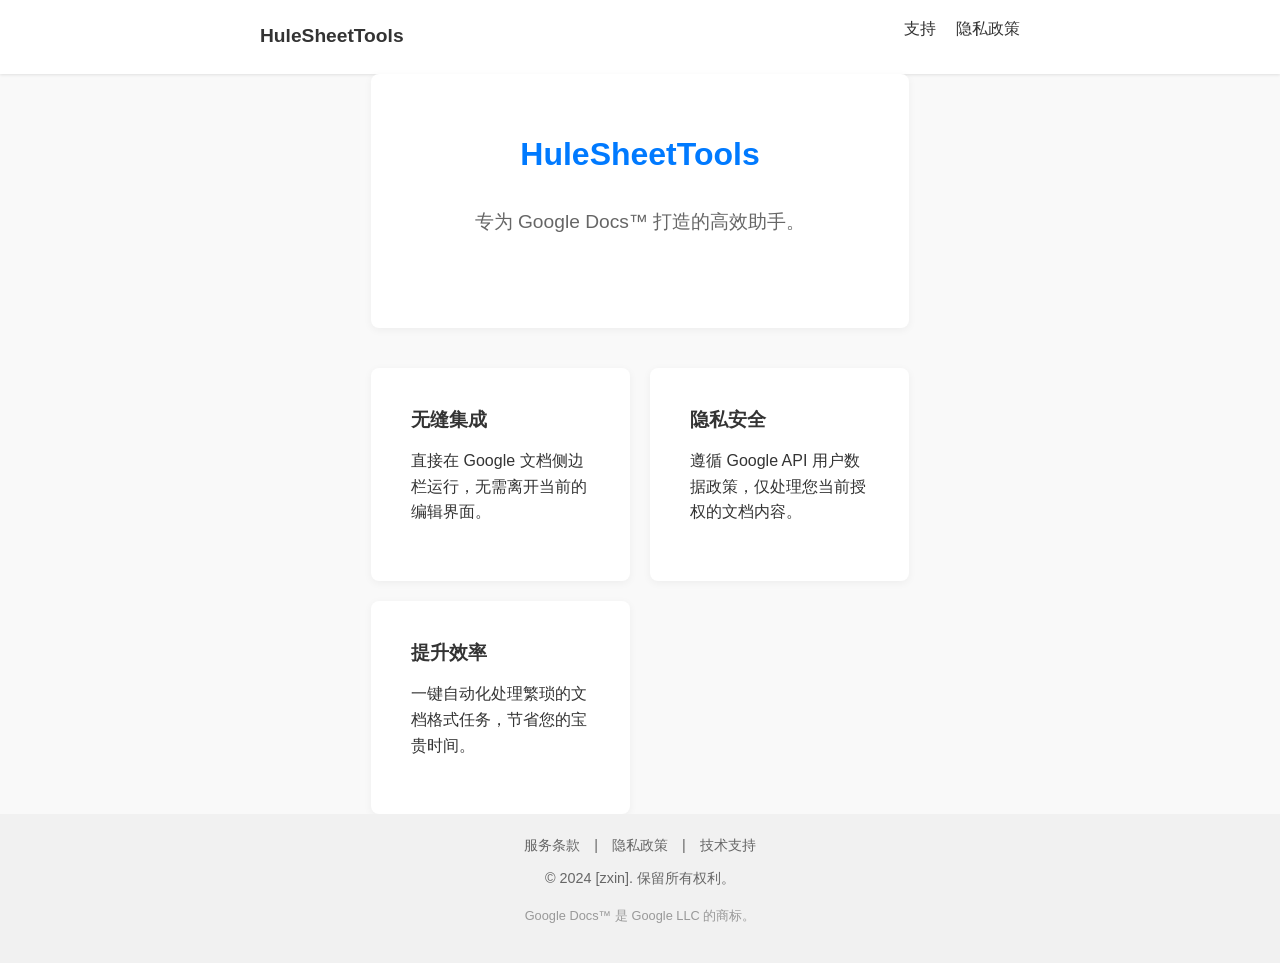
<file: index.html>
<!DOCTYPE html>
<html lang="zh-CN">
<head>
    <meta charset="UTF-8">
    <meta name="viewport" content="width=device-width, initial-scale=1.0">
    <meta name="google-site-verification" content="ZLvdiPLIbgSIU_d8hYpOMdFeGj-FqfPnx2CPQCQm_SA" />
    <title>HuleSheetTools - Google Docs 插件</title>
    <link rel="stylesheet" href="style.css">
</head>
<body>
    <header>
        <div class="container">
            <nav>
                <a href="index.html" class="logo">HuleSheetTools</a>
                <ul>
                    <li><a href="support.html">支持</a></li>
                    <li><a href="privacy-policy.html">隐私政策</a></li>
                </ul>
            </nav>
        </div>
    </header>

    <main class="container">
        <div class="card" style="text-align: center; padding: 60px 40px;">
            <h1 style="border: none;">HuleSheetTools</h1>
            <p style="font-size: 1.2rem; color: #666; margin-bottom: 30px;">
                专为 Google Docs™ 打造的高效助手。
            </p>
            
            
        </div>

        <div style="margin-top: 40px; display: grid; grid-template-columns: repeat(auto-fit, minmax(250px, 1fr)); gap: 20px;">
            <div class="card">
                <h3>无缝集成</h3>
                <p>直接在 Google 文档侧边栏运行，无需离开当前的编辑界面。</p>
            </div>
            <div class="card">
                <h3>隐私安全</h3>
                <p>遵循 Google API 用户数据政策，仅处理您当前授权的文档内容。</p>
            </div>
            <div class="card">
                <h3>提升效率</h3>
                <p>一键自动化处理繁琐的文档格式任务，节省您的宝贵时间。</p>
            </div>
        </div>
    </main>

    <footer>
        <div class="container">
            <div class="footer-links">
                <a href="terms-of-service.html">服务条款</a> | 
                <a href="privacy-policy.html">隐私政策</a> | 
                <a href="support.html">技术支持</a>
            </div>
            <p>&copy; 2024 [zxin]. 保留所有权利。</p>
            <p style="font-size: 0.8rem; color: #999; margin-top: 5px;">Google Docs™ 是 Google LLC 的商标。</p>
        </div>
    </footer>
</body>
</html>
</file>
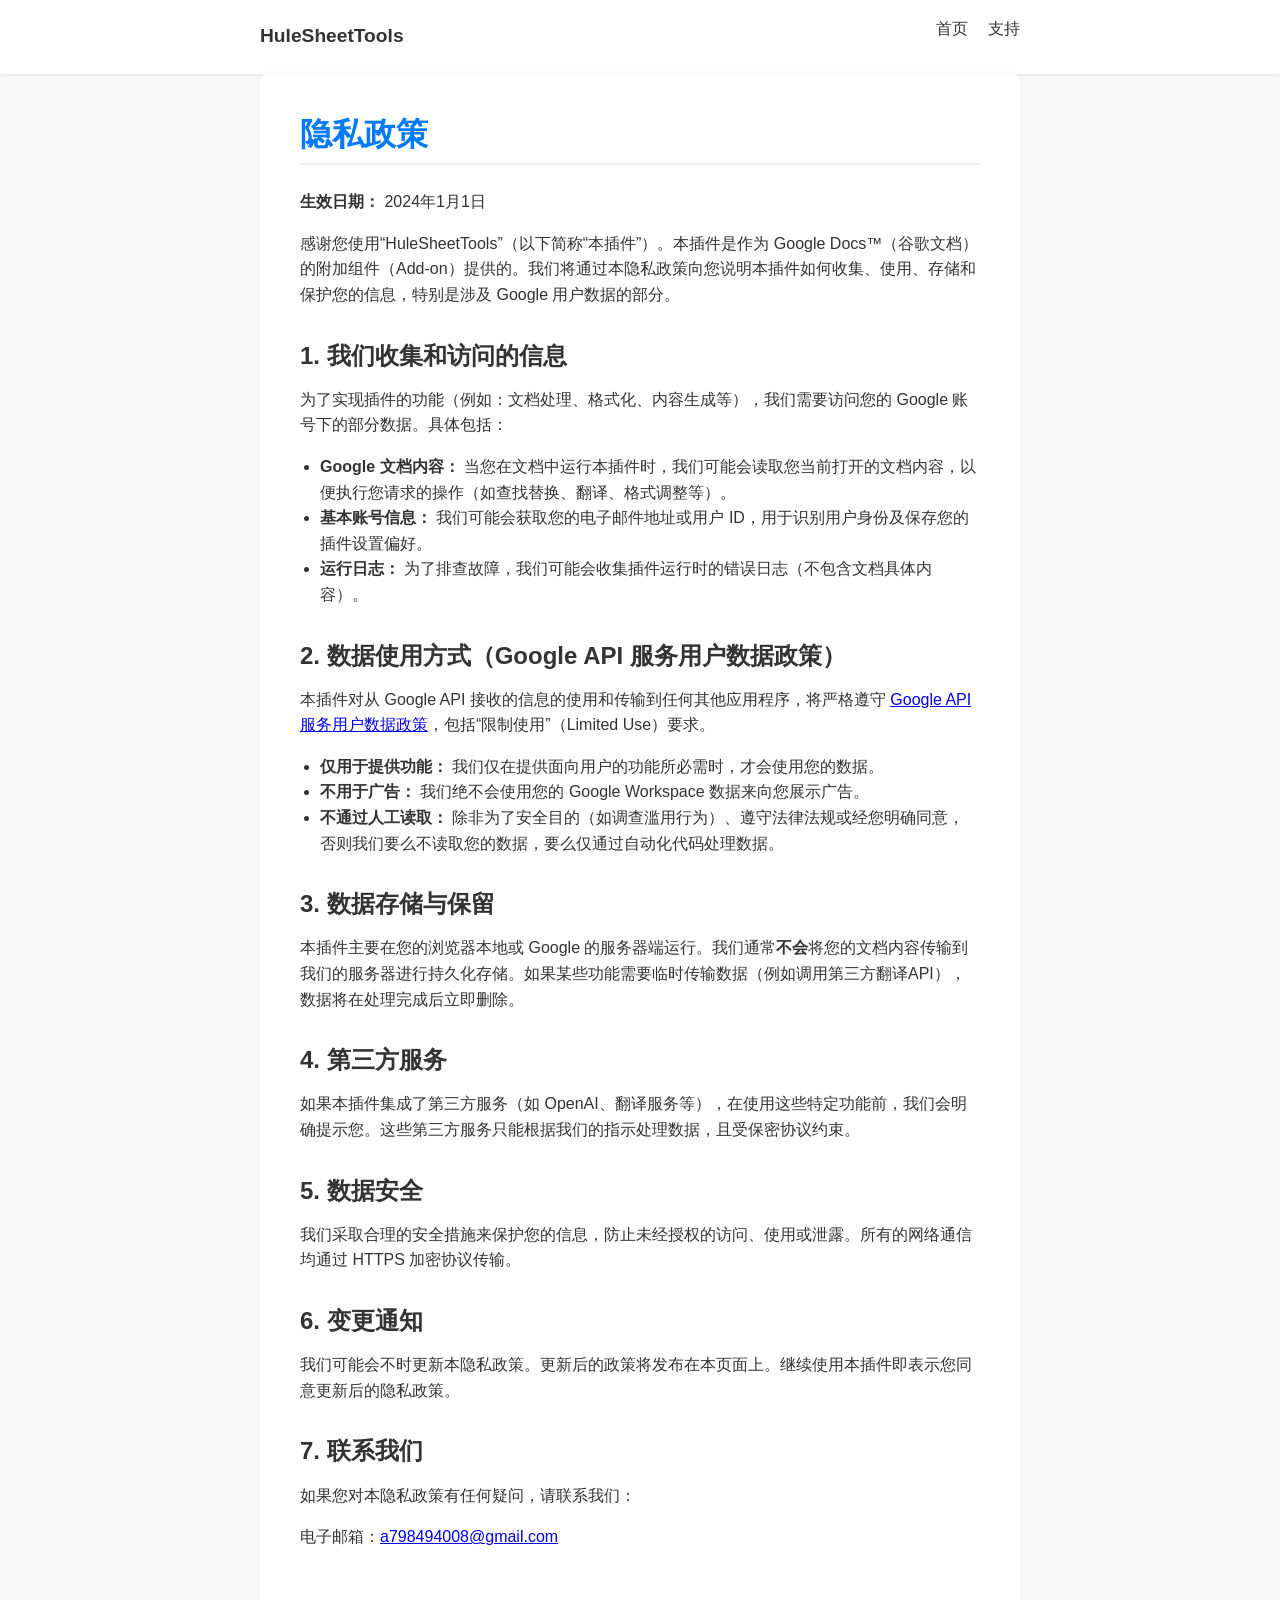
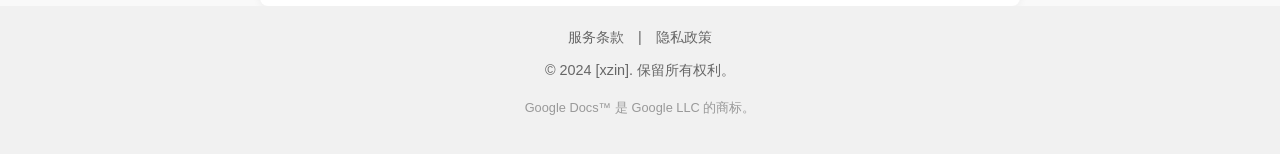
<file: privacy-policy.html>
<!DOCTYPE html>
<html lang="zh-CN">
<head>
    <meta charset="UTF-8">
    <meta name="viewport" content="width=device-width, initial-scale=1.0">
    <title>隐私政策 - HuleSheetTools</title>
    <link rel="stylesheet" href="style.css">
</head>
<body>
    <header>
        <div class="container">
            <nav>
                <a href="index.html" class="logo">HuleSheetTools</a>
                <ul>
                    <li><a href="index.html">首页</a></li>
                    <li><a href="support.html">支持</a></li>
                </ul>
            </nav>
        </div>
    </header>

    <main class="container">
        <div class="card">
            <h1>隐私政策</h1>
            <p><strong>生效日期：</strong> 2024年1月1日</p>
            
            <p>感谢您使用“HuleSheetTools”（以下简称“本插件”）。本插件是作为 Google Docs™（谷歌文档）的附加组件（Add-on）提供的。我们将通过本隐私政策向您说明本插件如何收集、使用、存储和保护您的信息，特别是涉及 Google 用户数据的部分。</p>

            <h2>1. 我们收集和访问的信息</h2>
            <p>为了实现插件的功能（例如：文档处理、格式化、内容生成等），我们需要访问您的 Google 账号下的部分数据。具体包括：</p>
            <ul>
                <li><strong>Google 文档内容：</strong> 当您在文档中运行本插件时，我们可能会读取您当前打开的文档内容，以便执行您请求的操作（如查找替换、翻译、格式调整等）。</li>
                <li><strong>基本账号信息：</strong> 我们可能会获取您的电子邮件地址或用户 ID，用于识别用户身份及保存您的插件设置偏好。</li>
                <li><strong>运行日志：</strong> 为了排查故障，我们可能会收集插件运行时的错误日志（不包含文档具体内容）。</li>
            </ul>

            <h2>2. 数据使用方式（Google API 服务用户数据政策）</h2>
            <p>本插件对从 Google API 接收的信息的使用和传输到任何其他应用程序，将严格遵守 <a href="https://developers.google.com/terms/api-services-user-data-policy" target="_blank">Google API 服务用户数据政策</a>，包括“限制使用”（Limited Use）要求。</p>
            <ul>
                <li><strong>仅用于提供功能：</strong> 我们仅在提供面向用户的功能所必需时，才会使用您的数据。</li>
                <li><strong>不用于广告：</strong> 我们绝不会使用您的 Google Workspace 数据来向您展示广告。</li>
                <li><strong>不通过人工读取：</strong> 除非为了安全目的（如调查滥用行为）、遵守法律法规或经您明确同意，否则我们要么不读取您的数据，要么仅通过自动化代码处理数据。</li>
            </ul>

            <h2>3. 数据存储与保留</h2>
            <p>本插件主要在您的浏览器本地或 Google 的服务器端运行。我们通常<strong>不会</strong>将您的文档内容传输到我们的服务器进行持久化存储。如果某些功能需要临时传输数据（例如调用第三方翻译API），数据将在处理完成后立即删除。</p>

            <h2>4. 第三方服务</h2>
            <p>如果本插件集成了第三方服务（如 OpenAI、翻译服务等），在使用这些特定功能前，我们会明确提示您。这些第三方服务只能根据我们的指示处理数据，且受保密协议约束。</p>

            <h2>5. 数据安全</h2>
            <p>我们采取合理的安全措施来保护您的信息，防止未经授权的访问、使用或泄露。所有的网络通信均通过 HTTPS 加密协议传输。</p>

            <h2>6. 变更通知</h2>
            <p>我们可能会不时更新本隐私政策。更新后的政策将发布在本页面上。继续使用本插件即表示您同意更新后的隐私政策。</p>

            <h2>7. 联系我们</h2>
            <p>如果您对本隐私政策有任何疑问，请联系我们：</p>
            <p>电子邮箱：<a href="mailto:a798494008@gmail.com">a798494008@gmail.com</a></p>
        </div>
    </main>

    <footer>
        <div class="container">
            <div class="footer-links">
                <a href="terms-of-service.html">服务条款</a> | 
                <a href="privacy-policy.html">隐私政策</a>
            </div>
            <p>&copy; 2024 [xzin]. 保留所有权利。</p>
            <p style="font-size: 0.8rem; color: #999; margin-top: 5px;">Google Docs™ 是 Google LLC 的商标。</p>
        </div>
    </footer>
</body>
</html>
</file>
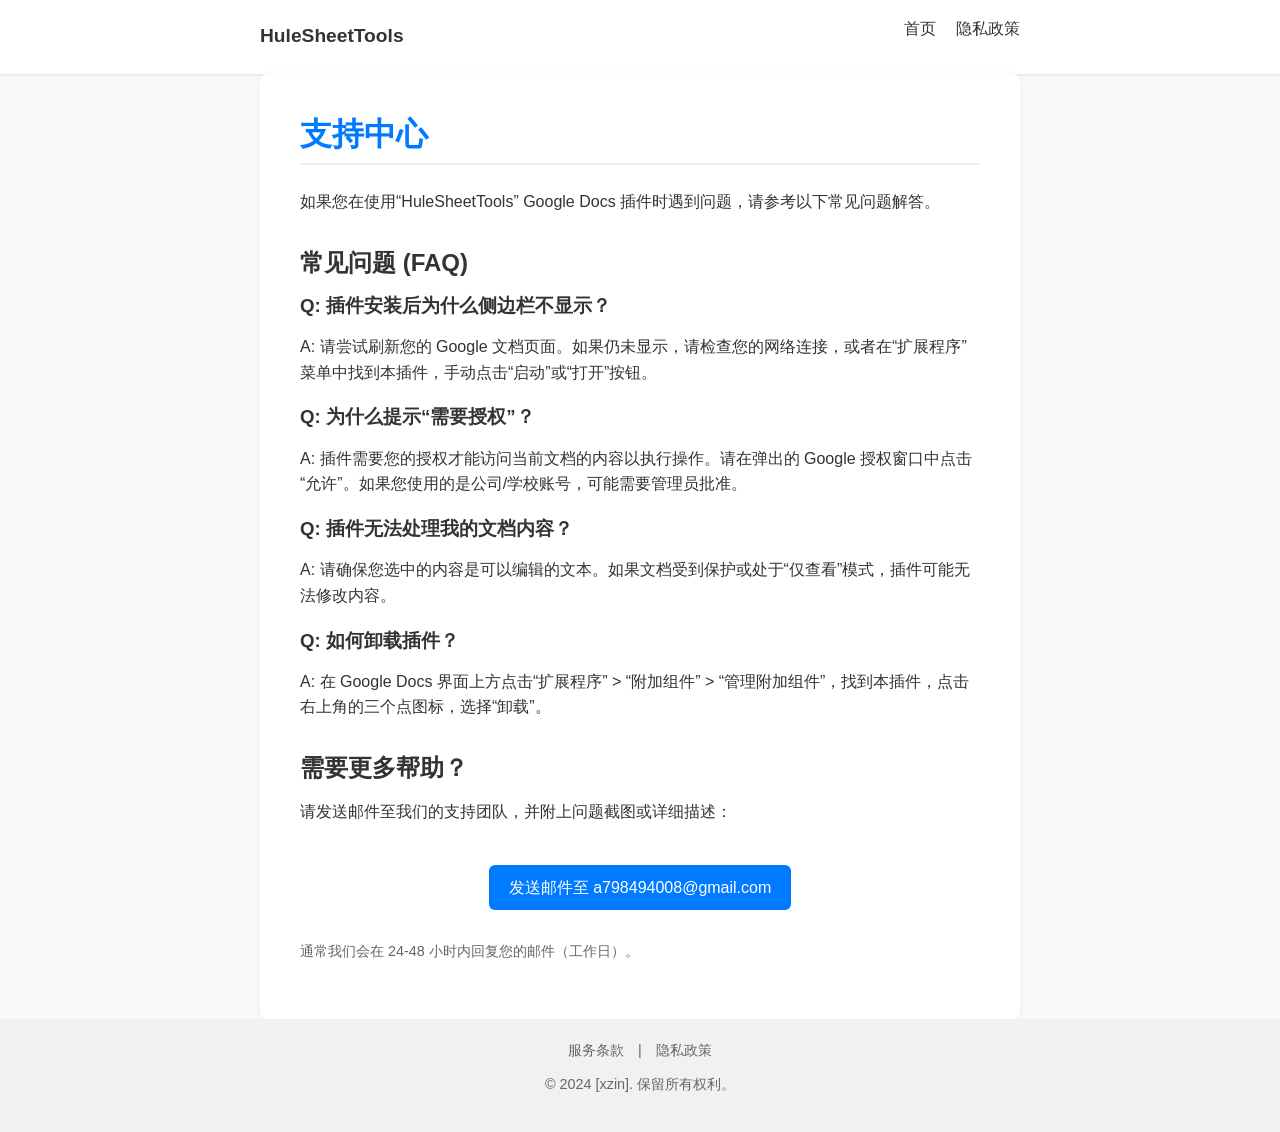
<file: support.html>
<!DOCTYPE html>
<html lang="zh-CN">
<head>
    <meta charset="UTF-8">
    <meta name="viewport" content="width=device-width, initial-scale=1.0">
    <title>支持中心 - HuleSheetTools</title>
    <link rel="stylesheet" href="style.css">
</head>
<body>
    <header>
        <div class="container">
            <nav>
                <a href="index.html" class="logo">HuleSheetTools</a>
                <ul>
                    <li><a href="index.html">首页</a></li>
                    <li><a href="privacy-policy.html">隐私政策</a></li>
                </ul>
            </nav>
        </div>
    </header>

    <main class="container">
        <div class="card">
            <h1>支持中心</h1>
            <p>如果您在使用“HuleSheetTools” Google Docs 插件时遇到问题，请参考以下常见问题解答。</p>

            <h2>常见问题 (FAQ)</h2>
            
            <div class="faq-item">
                <h3>Q: 插件安装后为什么侧边栏不显示？</h3>
                <p>A: 请尝试刷新您的 Google 文档页面。如果仍未显示，请检查您的网络连接，或者在“扩展程序”菜单中找到本插件，手动点击“启动”或“打开”按钮。</p>
            </div>

            <div class="faq-item" style="margin-top: 20px;">
                <h3>Q: 为什么提示“需要授权”？</h3>
                <p>A: 插件需要您的授权才能访问当前文档的内容以执行操作。请在弹出的 Google 授权窗口中点击“允许”。如果您使用的是公司/学校账号，可能需要管理员批准。</p>
            </div>

            <div class="faq-item" style="margin-top: 20px;">
                <h3>Q: 插件无法处理我的文档内容？</h3>
                <p>A: 请确保您选中的内容是可以编辑的文本。如果文档受到保护或处于“仅查看”模式，插件可能无法修改内容。</p>
            </div>

            <div class="faq-item" style="margin-top: 20px;">
                <h3>Q: 如何卸载插件？</h3>
                <p>A: 在 Google Docs 界面上方点击“扩展程序” > “附加组件” > “管理附加组件”，找到本插件，点击右上角的三个点图标，选择“卸载”。</p>
            </div>

            <h2>需要更多帮助？</h2>
            <p>请发送邮件至我们的支持团队，并附上问题截图或详细描述：</p>
            
            <div style="text-align: center; margin: 30px 0;">
                <a href="mailto:a798494008@gmail.com" class="contact-btn">发送邮件至 a798494008@gmail.com</a>
            </div>
            
            <p style="font-size: 0.9rem; color: #666;">通常我们会在 24-48 小时内回复您的邮件（工作日）。</p>
        </div>
    </main>

    <footer>
        <div class="container">
            <div class="footer-links">
                <a href="terms-of-service.html">服务条款</a> | 
                <a href="privacy-policy.html">隐私政策</a>
            </div>
            <p>&copy; 2024 [xzin]. 保留所有权利。</p>
        </div>
    </footer>
</body>
</html>
</file>
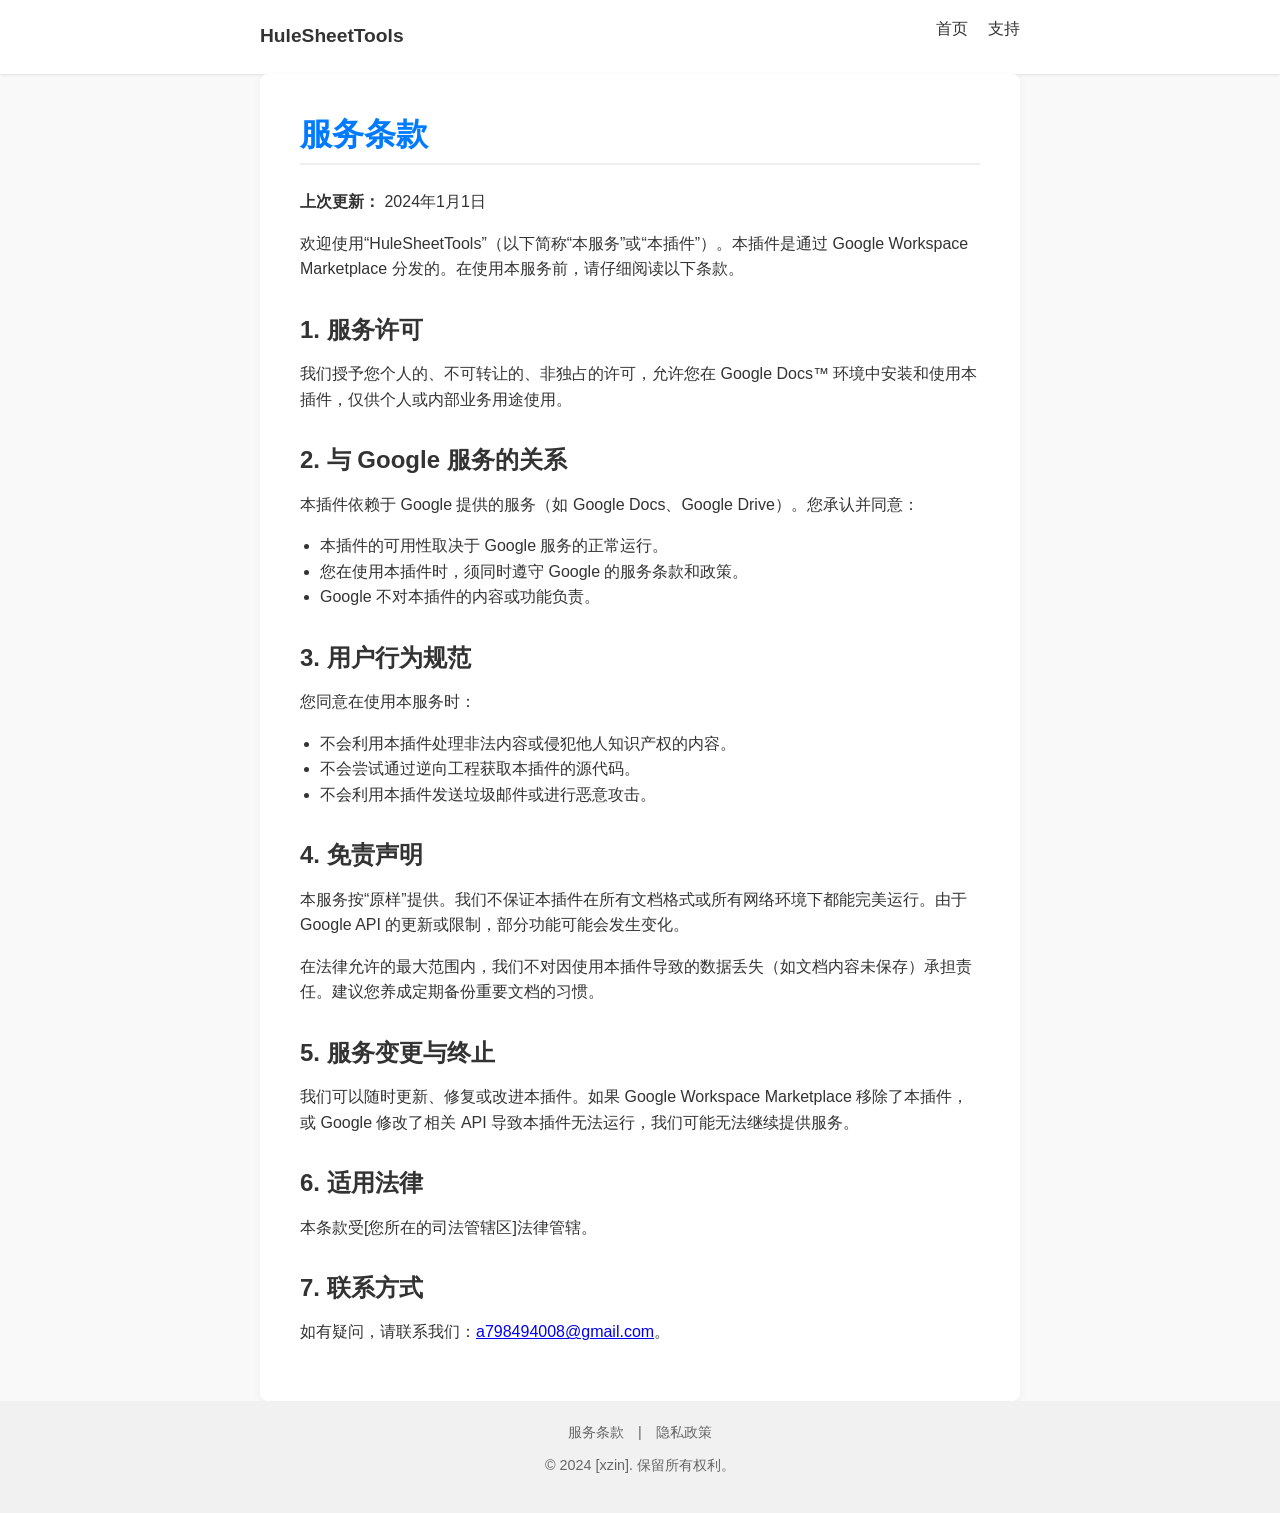
<file: terms-of-service.html>
<!DOCTYPE html>
<html lang="zh-CN">
<head>
    <meta charset="UTF-8">
    <meta name="viewport" content="width=device-width, initial-scale=1.0">
    <title>服务条款 - HuleSheetTools</title>
    <link rel="stylesheet" href="style.css">
</head>
<body>
    <header>
        <div class="container">
            <nav>
                <a href="index.html" class="logo">HuleSheetTools</a>
                <ul>
                    <li><a href="index.html">首页</a></li>
                    <li><a href="support.html">支持</a></li>
                </ul>
            </nav>
        </div>
    </header>

    <main class="container">
        <div class="card">
            <h1>服务条款</h1>
            <p><strong>上次更新：</strong> 2024年1月1日</p>

            <p>欢迎使用“HuleSheetTools”（以下简称“本服务”或“本插件”）。本插件是通过 Google Workspace Marketplace 分发的。在使用本服务前，请仔细阅读以下条款。</p>

            <h2>1. 服务许可</h2>
            <p>我们授予您个人的、不可转让的、非独占的许可，允许您在 Google Docs™ 环境中安装和使用本插件，仅供个人或内部业务用途使用。</p>

            <h2>2. 与 Google 服务的关系</h2>
            <p>本插件依赖于 Google 提供的服务（如 Google Docs、Google Drive）。您承认并同意：</p>
            <ul>
                <li>本插件的可用性取决于 Google 服务的正常运行。</li>
                <li>您在使用本插件时，须同时遵守 Google 的服务条款和政策。</li>
                <li>Google 不对本插件的内容或功能负责。</li>
            </ul>

            <h2>3. 用户行为规范</h2>
            <p>您同意在使用本服务时：</p>
            <ul>
                <li>不会利用本插件处理非法内容或侵犯他人知识产权的内容。</li>
                <li>不会尝试通过逆向工程获取本插件的源代码。</li>
                <li>不会利用本插件发送垃圾邮件或进行恶意攻击。</li>
            </ul>

            <h2>4. 免责声明</h2>
            <p>本服务按“原样”提供。我们不保证本插件在所有文档格式或所有网络环境下都能完美运行。由于 Google API 的更新或限制，部分功能可能会发生变化。</p>
            <p>在法律允许的最大范围内，我们不对因使用本插件导致的数据丢失（如文档内容未保存）承担责任。建议您养成定期备份重要文档的习惯。</p>

            <h2>5. 服务变更与终止</h2>
            <p>我们可以随时更新、修复或改进本插件。如果 Google Workspace Marketplace 移除了本插件，或 Google 修改了相关 API 导致本插件无法运行，我们可能无法继续提供服务。</p>

            <h2>6. 适用法律</h2>
            <p>本条款受[您所在的司法管辖区]法律管辖。</p>

            <h2>7. 联系方式</h2>
            <p>如有疑问，请联系我们：<a href="mailto:a798494008@gmail.com">a798494008@gmail.com</a>。</p>
        </div>
    </main>

    <footer>
        <div class="container">
            <div class="footer-links">
                <a href="terms-of-service.html">服务条款</a> | 
                <a href="privacy-policy.html">隐私政策</a>
            </div>
            <p>&copy; 2024 [xzin]. 保留所有权利。</p>
        </div>
    </footer>
</body>
</html>
</file>
<file: style.css>
/* Reset & Basic Styles */
:root {
    --primary-color: #007aff;
    --text-color: #333;
    --bg-color: #f9f9f9;
    --card-bg: #ffffff;
    --footer-bg: #f1f1f1;
}

* {
    box-sizing: border-box;
    margin: 0;
    padding: 0;
}

body {
    font-family: -apple-system, BlinkMacSystemFont, "Segoe UI", Roboto, Helvetica, Arial, sans-serif;
    line-height: 1.6;
    color: var(--text-color);
    background-color: var(--bg-color);
    display: flex;
    flex-direction: column;
    min-height: 100vh;
}

header {
    background-color: var(--card-bg);
    box-shadow: 0 1px 3px rgba(0,0,0,0.1);
    padding: 1rem 0;
}

.container {
    max-width: 800px;
    margin: 0 auto;
    padding: 0 20px;
}

nav {
    display: flex;
    justify-content: space-between;
    align-items: center;
}

.logo {
    font-weight: bold;
    font-size: 1.2rem;
    text-decoration: none;
    color: var(--text-color);
}

nav ul {
    list-style: none;
    display: flex;
    gap: 20px;
}

nav a {
    text-decoration: none;
    color: var(--text-color);
    font-weight: 500;
}

nav a:hover {
    color: var(--primary-color);
}

main {
    flex: 1;
    padding: 40px 0;
}

h1, h2, h3 {
    margin-bottom: 1rem;
    line-height: 1.3;
}

h1 {
    font-size: 2rem;
    color: var(--primary-color);
    margin-bottom: 1.5rem;
    border-bottom: 2px solid #eee;
    padding-bottom: 0.5rem;
}

h2 {
    font-size: 1.5rem;
    margin-top: 2rem;
}

p {
    margin-bottom: 1rem;
}

ul {
    margin-bottom: 1rem;
    padding-left: 20px;
}

.card {
    background: var(--card-bg);
    padding: 40px;
    border-radius: 8px;
    box-shadow: 0 2px 8px rgba(0,0,0,0.05);
}

footer {
    background-color: var(--footer-bg);
    padding: 20px 0;
    text-align: center;
    font-size: 0.9rem;
    color: #666;
    margin-top: auto;
}

.footer-links {
    margin-bottom: 10px;
}

.footer-links a {
    margin: 0 10px;
    color: #666;
    text-decoration: none;
}

.contact-btn {
    display: inline-block;
    background-color: var(--primary-color);
    color: white;
    padding: 10px 20px;
    border-radius: 6px;
    text-decoration: none;
    margin-top: 10px;
}

.contact-btn:hover {
    opacity: 0.9;
}
</file>
